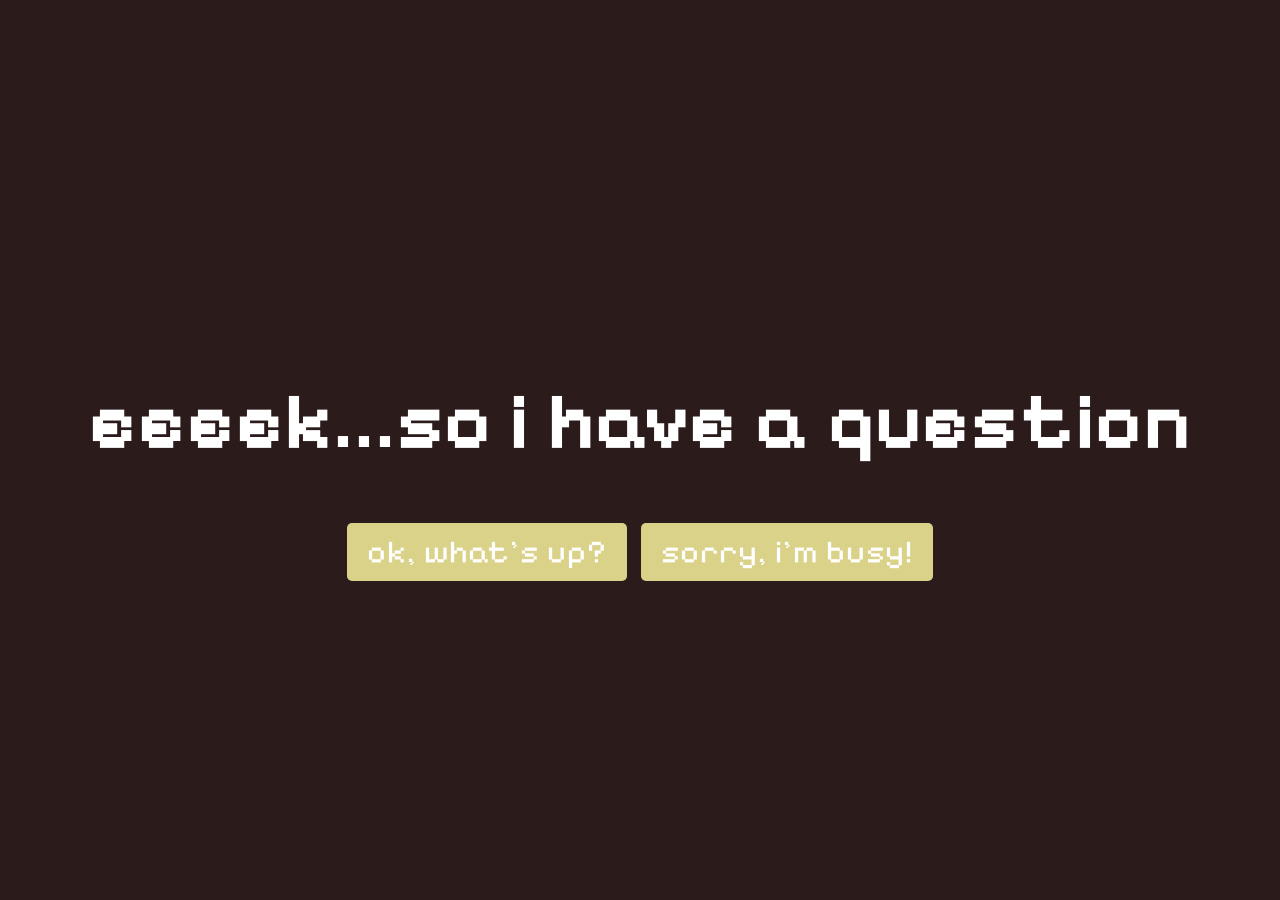
<file: index.html>
<!DOCTYPE html>
<html lang="en">
<head>
    <meta charset="UTF-8">
    <meta name="viewport" content="width=device-width, initial-scale=2.0">
    <title>eeeek...i have a question</title>
    <link rel="stylesheet" href="styles.css">
    <link href="https://fonts.googleapis.com/css2?family=Pixelify+Sans&display=swap" rel="stylesheet">

</head>
<!-- change h1 ? -->
<body>
    <div class="container">
        <h1>eeeek...so i have a question</h1>
        <div class="buttons">
            <button class="next-button" onclick="handleNextClick()">ok, what's up?</button>
            <button class="leave-button" onclick="handleLeaveClick()">sorry, i'm busy!</button>
        </div>
    </div>
    <script src="script.js"></script>
</body>
</html>
</file>
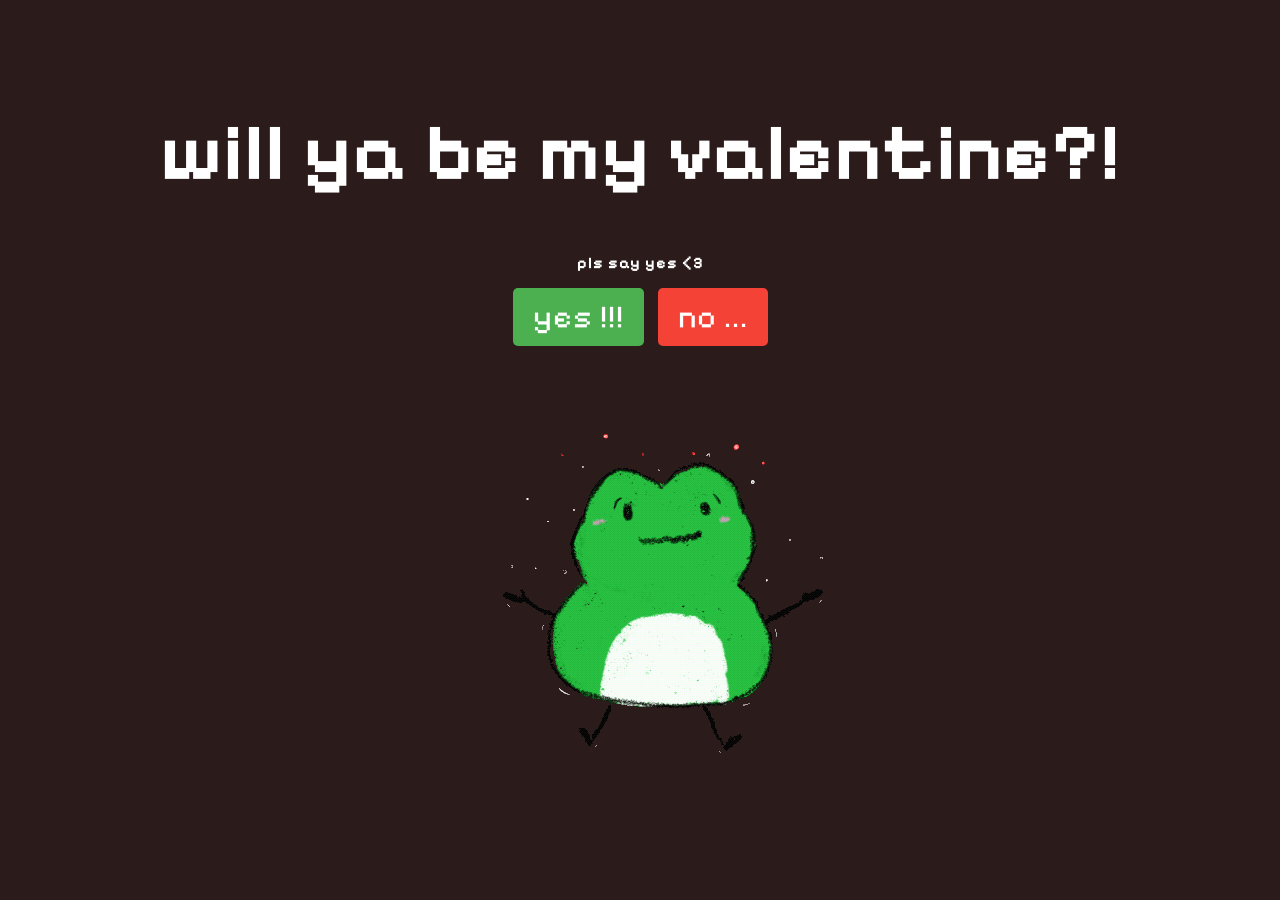
<file: question.html>
<!DOCTYPE html>
<html lang="en">

<head>
    <meta charset="UTF-8">
    <meta name="viewport" content="width=device-width, initial-scale=2.0">
    <title>will ya be my valentine?!</title>
    <link rel="stylesheet" href="styles.css">
    <link href="https://fonts.googleapis.com/css2?family=Pixelify+Sans&display=swap" rel="stylesheet">

</head>

<body>
    <div class="container">
        <h1>will ya be my valentine?!</h1>
        <!-- may remove -->
        <h3>pls say yes &lt;3 </h3>
        <div class="buttons">
            <button class="yes-button" onclick="handleYesClick()">yes !!!</button>
            <button class="no-button" onclick="handleNoClick()">no ...</button>
        </div>
        <div class="gif_container">
            <img src=media/valentine-frog.gif alt="love-frog">
        </div>
    </div>
    <script src="script.js"></script>
</body>

</html>
</file>
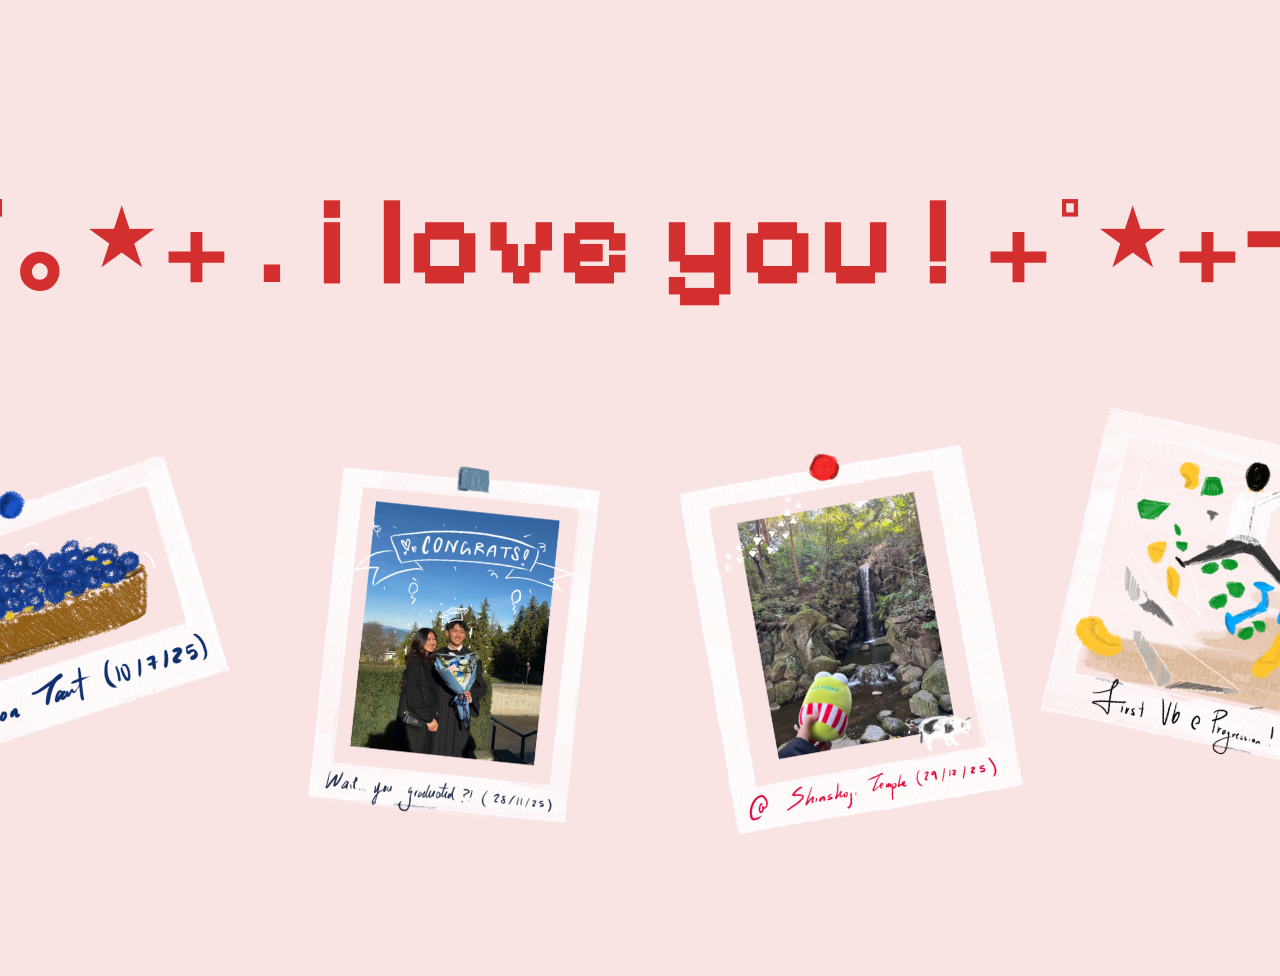
<file: yes_page.html>
<!DOCTYPE html>
<html lang="en">

<head>
    <meta charset="UTF-8">
    <meta name="viewport" content="width=device-width, initial-scale=1.0">
    <title>yippee!</title>
    <link rel="stylesheet" href="./yes_styles.css">
    <link href="https://fonts.googleapis.com/css2?family=Pixelify+Sans&display=swap" rel="stylesheet">
</head>

<body>
    <div class="container">
        <h1 class="header_text">⋆˚｡⋆₊ . i love you ! ₊˚⋆₊⊹˚ </h1>
        <div class="pictures">
            <img src=media/lemon-tart-2.png alt="lemon-tart">
            <img src=media/grad-2.png alt="grad">
            <img src=media/japan-frog-2.png alt="japan-frog">
            <img src=media/climb-2.png alt="climb">
        </div>
        <!-- add animation here -->
    </div>
</body>

</html>
</file>
<file: styles.css>
body {
    display: flex;
    justify-content: center;
    align-items: center;
    height: 100vh;
    margin: 0;
    background-color: #2b1b1b;
    font-family: 'Pixelify Sans', sans-serif;
    flex-direction: column;
    letter-spacing: 1px;
}

.container {
    text-align: center;
}

h1 {
    font-size: 5em;
    color: #ffffff;
}

h3 {
    font-size: 1em;
    color: #ffffff;
}

.buttons {
    margin-top: 15px;
}

.yes-button {
    font-size: 2em;
    padding: 10px 20px;
    margin-right: 10px;
    background-color: #4caf50;
    color: white;
    border: none;
    border-radius: 5px;
    cursor: pointer;
    font-family: 'Pixelify Sans', sans-serif;
    letter-spacing: 1px;
}

.no-button {
    font-size: 2em;
    padding: 10px 20px;
    background-color: #f44336;
    color: white;
    border: none;
    border-radius: 5px;
    cursor: pointer;
    font-family: 'Pixelify Sans', sans-serif;
    letter-spacing: 1px;
}

.next-button {
    font-size: 2em;
    padding: 10px 20px;
    margin-right: 10px;
    background-color: #dbd28a;
    color: white;
    border: none;
    border-radius: 5px;
    cursor: pointer;
    font-family: 'Pixelify Sans', sans-serif;
    letter-spacing: 1px;
}

.leave-button {
    font-size: 2em;
    padding: 10px 20px;
    background-color: #dbd28a;
    color: white;
    border: none;
    border-radius: 5px;
    cursor: pointer;
    font-family: 'Pixelify Sans', sans-serif;
    letter-spacing: 1px;
}

.gif_container img {
    max-width: 100%;
    height: auto;
    border-radius: 10px;
    margin-top: 20px;
}
</file>
<file: yes_styles.css>
body {
    display: flex;
    justify-content: center;
    align-items: center;
    height: 100vh;
    margin: 0;
    background-color: #f9e3e3;
    font-family: 'Pixelify Sans', sans-serif;
    letter-spacing: 1px;
}

.container {
    text-align: center;
    display: block;
}

.header_text {
    font-size: 8em;
    color: #d32f2f;
}

.gif_container img {
    width: 100%;
    max-width: 500px;
    height: auto;
}


.pictures img {
    border-radius: 10px;
    margin-top: 20px;
    display: block;
    width: 400px;
    height: auto;
}

.pictures img:nth-child(1) {
    transform: rotate(-18deg) scale(1.4);
}

.pictures img:nth-child(2) {
    transform: rotate(6deg);
}

.pictures img:nth-child(3) {
    transform: rotate(-10deg);
}

.pictures img:nth-child(4) {
    transform: rotate(12deg);
}

.layout {
    display: flex;
    align-items: center;
    gap: 10px;
}

.pictures {
    display: flex;
    flex-direction: row;
    gap: 5px;
}
</file>
